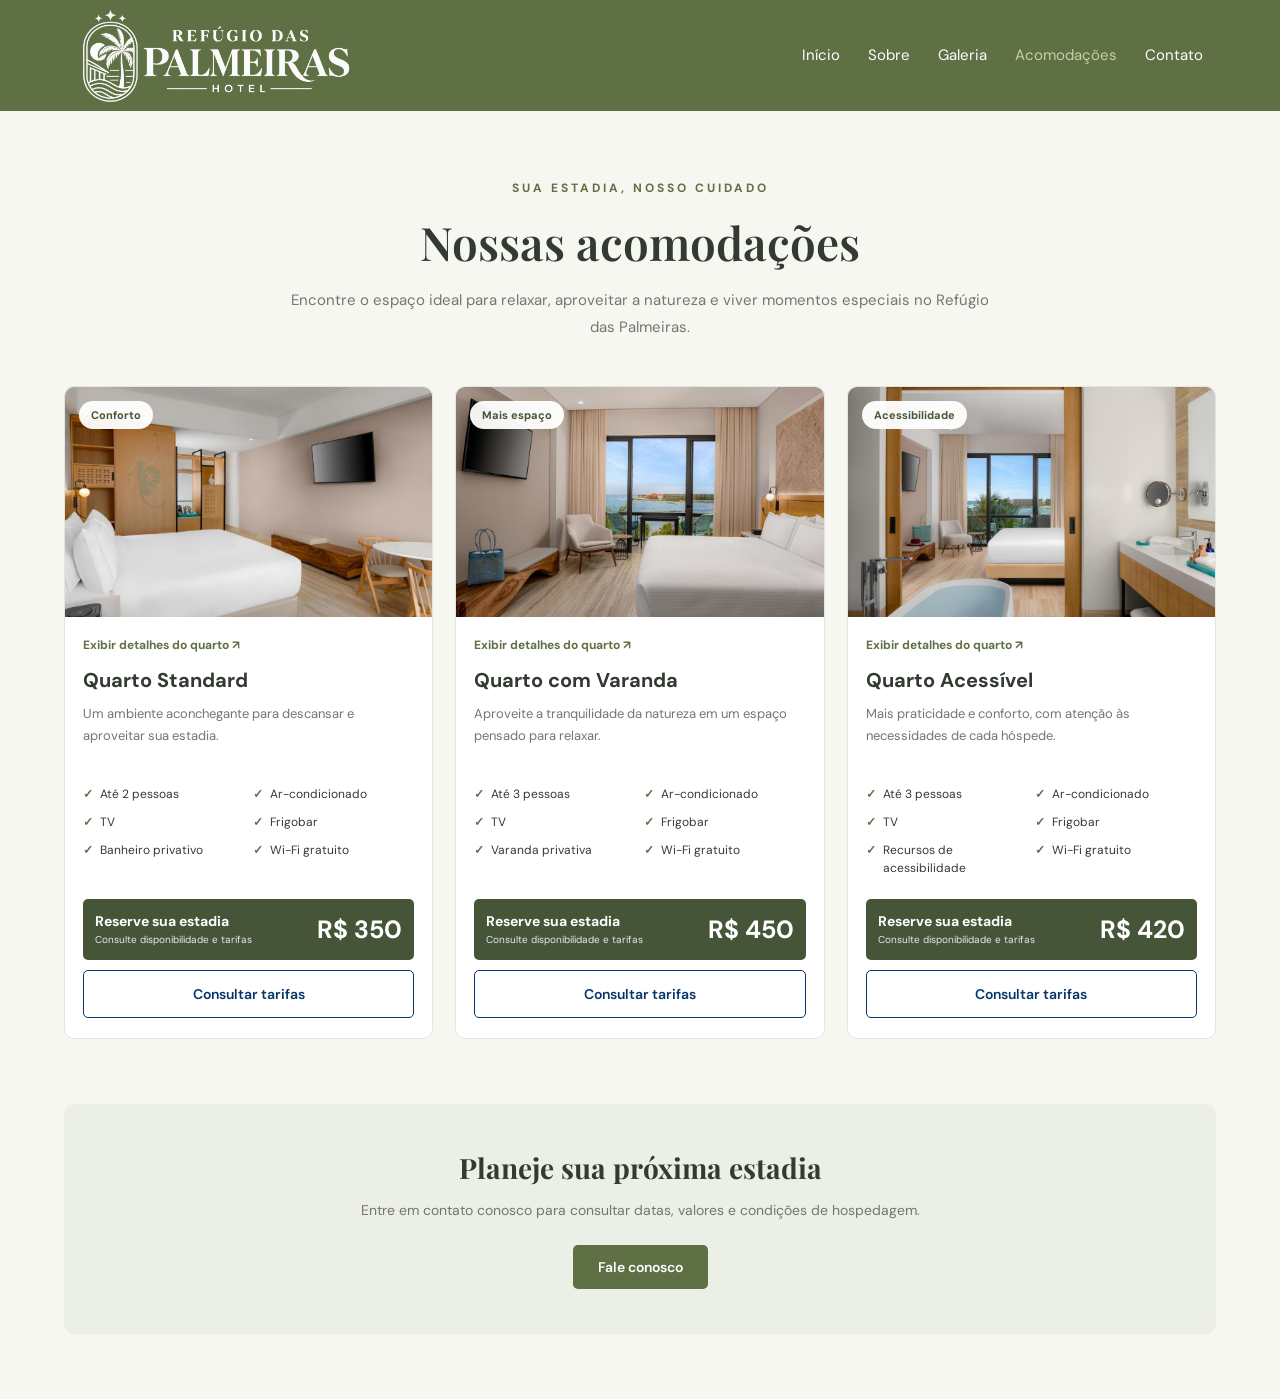
<file: acomodacoes.html>
<!DOCTYPE html>
<html lang="pt-BR">
<head>
    <meta charset="UTF-8">
    <meta name="viewport" content="width=device-width, initial-scale=1.0">

    <title>Acomodações | Refúgio das Palmeiras</title>

    <link rel="stylesheet" href="CSS/acomodacoes.css">
</head>
<body>
    <header>

        <div class="logo">
            <img src="img/logo.png" alt="Refúgio das Palmeiras">
        </div>

            <nav class="menu">
                <a href="index.html">Início</a>
                <a href="index.html#sobre">Sobre</a>
                <a href="galeria.html">Galeria</a>
                <a href="acomodacoes.html" class="ativo">Acomodações</a>
                <a href="index.html#contato">Contato</a>
            </nav>

       

    </header>

    <main class="acomodacoes">

        <section class="intro">
            <span class="subtitulo">SUA ESTADIA, NOSSO CUIDADO</span>
            <h1>Nossas acomodações</h1>
            <p>
                Encontre o espaço ideal para relaxar, aproveitar a natureza
                e viver momentos especiais no Refúgio das Palmeiras.
            </p>
        </section>

        <section class="lista-quartos">

            <!-- Quarto 1 -->
            <article class="quarto">
                <div class="imagem-quarto">
                    <img src="img/hotel13.jpg"
                         alt="Quarto confortável com cama de casal">

                    <span class="etiqueta">Conforto</span>
                </div>

                <div class="conteudo-quarto">
                    <a href="#detalhes-standard" class="detalhes">
                        Exibir detalhes do quarto ↗
                    </a>

                    <h2>Quarto Standard</h2>

                    <p class="descricao">
                        Um ambiente aconchegante para descansar
                        e aproveitar sua estadia.
                    </p>

                    <ul class="comodidades">
                        <li>Até 2 pessoas</li>
                        <li>Ar-condicionado</li>
                        <li>TV</li>
                        <li>Frigobar</li>
                        <li>Banheiro privativo</li>
                        <li>Wi-Fi gratuito</li>
                    </ul>

                    <div class="reserva">
                        <div>
                            <h3>Reserve sua estadia</h3>
                            <p>Consulte disponibilidade e tarifas</p>
                        </div>
                        <span class="preco">R$ 350</span>
                    </div>

                    <a href="index.html#contato" class="botao-secundario">
                        Consultar tarifas
                    </a>
                </div>
            </article>

            <!-- Quarto 2 -->
            <article class="quarto">
                <div class="imagem-quarto">
                    <img src="img/hotel14.jpg"
                         alt="Acomodação com varanda e vista para a natureza">

                    <span class="etiqueta">Mais espaço</span>
                </div>

                <div class="conteudo-quarto">
                    <a href="#detalhes-varanda" class="detalhes">
                        Exibir detalhes do quarto ↗
                    </a>

                    <h2>Quarto com Varanda</h2>

                    <p class="descricao">
                        Aproveite a tranquilidade da natureza
                        em um espaço pensado para relaxar.
                    </p>

                    <ul class="comodidades">
                        <li>Até 3 pessoas</li>
                        <li>Ar-condicionado</li>
                        <li>TV</li>
                        <li>Frigobar</li>
                        <li>Varanda privativa</li>
                        <li>Wi-Fi gratuito</li>
                    </ul>

                    <div class="reserva">
                        <div>
                            <h3>Reserve sua estadia</h3>
                            <p>Consulte disponibilidade e tarifas</p>
                        </div>
                        <span class="preco">R$ 450</span>
                    </div>

                    <a href="index.html#contato" class="botao-secundario">
                        Consultar tarifas
                    </a>
                </div>
            </article>

            <!-- Quarto 3 -->
            <article class="quarto">
                <div class="imagem-quarto">
                    <img src="img/hotel15.jpg"
                         alt="Quarto amplo e acessível">

                    <span class="etiqueta">Acessibilidade</span>
                </div>

                <div class="conteudo-quarto">
                    <a href="#detalhes-acessivel" class="detalhes">
                        Exibir detalhes do quarto ↗
                    </a>

                    <h2>Quarto Acessível</h2>

                    <p class="descricao">
                        Mais praticidade e conforto, com atenção
                        às necessidades de cada hóspede.
                    </p>

                    <ul class="comodidades">
                        <li>Até 3 pessoas</li>
                        <li>Ar-condicionado</li>
                        <li>TV</li>
                        <li>Frigobar</li>
                        <li>Recursos de acessibilidade</li>
                        <li>Wi-Fi gratuito</li>
                    </ul>

                    <div class="reserva">
                        <div>
                            <h3>Reserve sua estadia</h3>
                            <p>Consulte disponibilidade e tarifas</p>
                        </div>
                        <span class="preco">R$ 420</span>
                    </div>

                    <a href="index.html#contato" class="botao-secundario">
                        Consultar tarifas
                    </a>
                </div>
            </article>

        </section>

        <section class="contato" id="contato">
            <h2>Planeje sua próxima estadia</h2>
            <p>
                Entre em contato conosco para consultar datas,
                valores e condições de hospedagem.
            </p>
            <a href="mailto:contato@exemplo.com" class="botao-principal">
                Fale conosco
            </a>
        </section>

    </main>

</body>
</html>

</body>
</html>
</file>
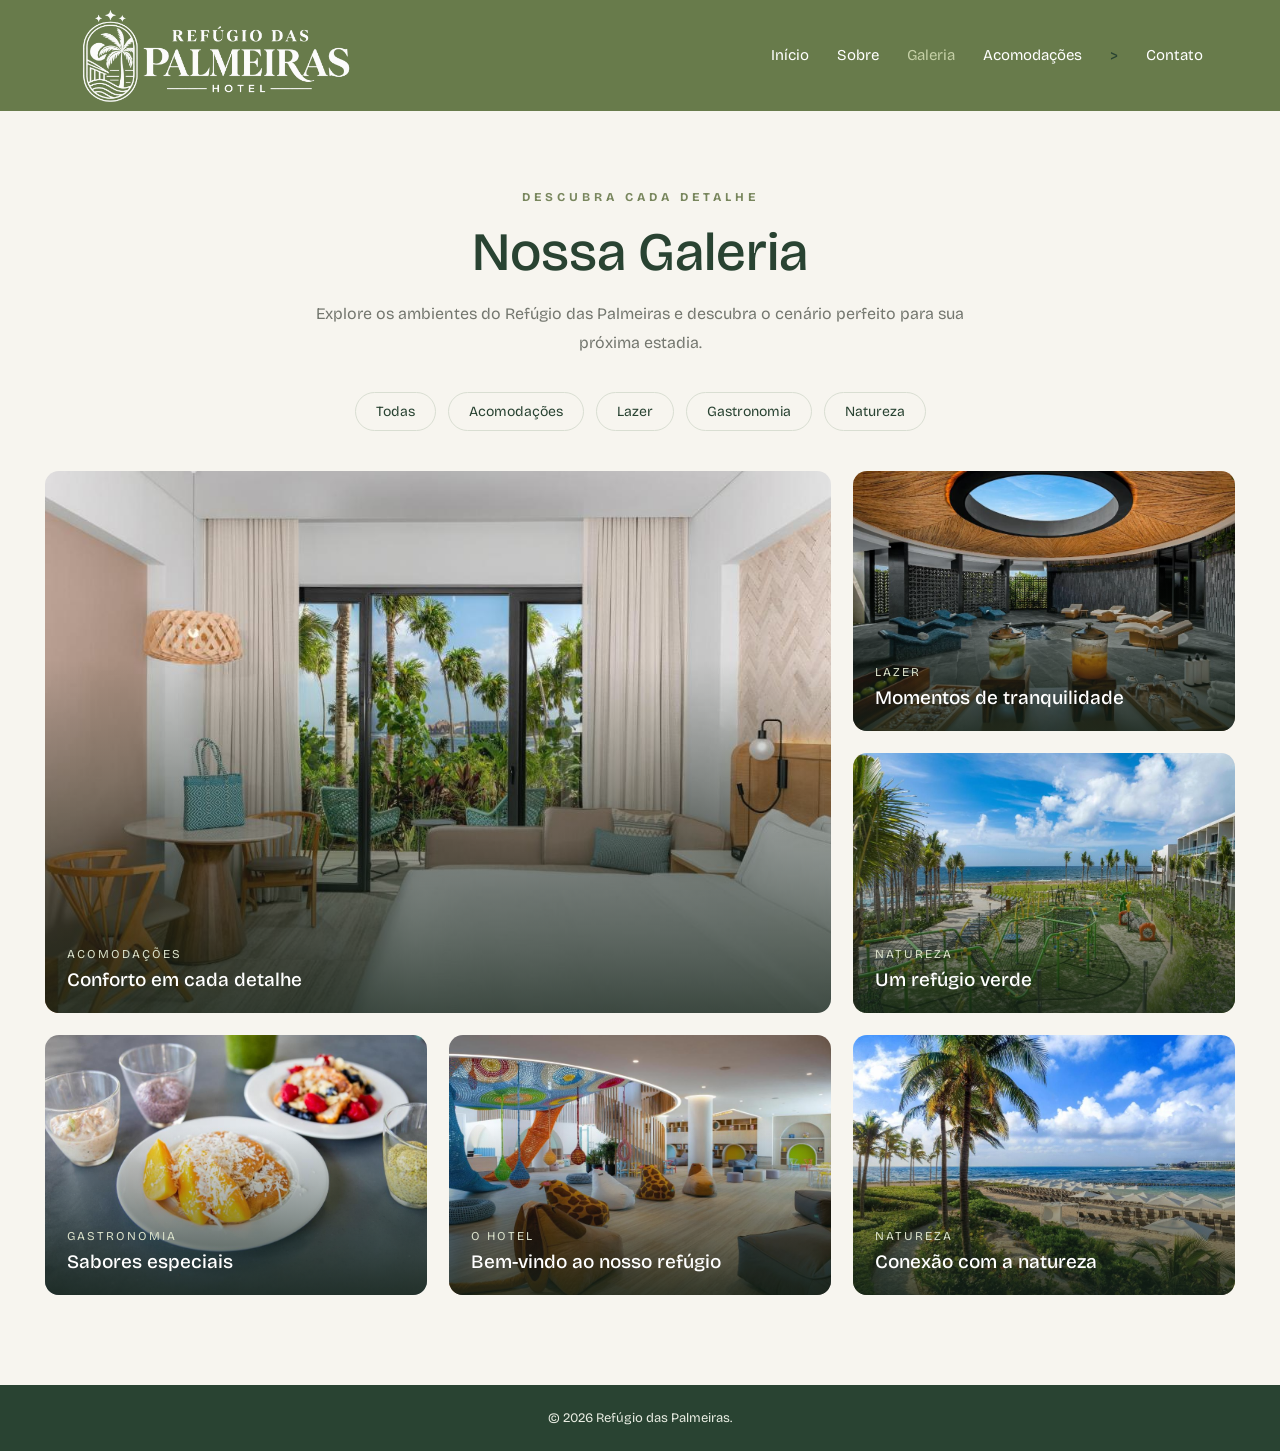
<file: galeria.html>
<!DOCTYPE html>
<html lang="pt-br">
<head>
    <meta charset="UTF-8">
    <meta name="viewport" content="width=device-width, initial-scale=1.0">
    <title>Galeria | Refúgio das Palmeiras</title>
    <link rel="stylesheet" href="CSS/galeria.css">
</head>
<body>

    <header class="header">

        <div class="logo">
            <img src="img/logo.png" alt="Refúgio das Palmeiras">
        </div>

        <nav class="menu">
            <a href="index.html">Início</a>
            <a href="index.html#sobre">Sobre</a>
            <a href="galeria.html" class="ativo">Galeria</a>
            <a href="acomodacoes.html">Acomodações</a>>
            <a href="index.html#contato">Contato</a>
        </nav>
    </header>

    <main>
        <section class="galeria">
            <div class="introducao">
                <span class="subtitulo">DESCUBRA CADA DETALHE</span>
                <h1>Nossa Galeria</h1>
                <p>
                    Explore os ambientes do Refúgio das Palmeiras
                    e descubra o cenário perfeito para sua próxima estadia.
                </p>
            </div>

            <div class="filtros">
                <a href="#todas">Todas</a>
                <a href="#acomodacoes">Acomodações</a>
                <a href="#lazer">Lazer</a>
                <a href="#gastronomia">Gastronomia</a>
                <a href="#natureza">Natureza</a>
            </div>

            <div class="grid-galeria" id="todas">

                <figure class="foto foto-destaque" id="acomodacoes">
                    <img src="img/hotel8.jpg" alt="Quarto do hotel">
                    <figcaption>
                        <span>Acomodações</span>
                        <h2>Conforto em cada detalhe</h2>
                    </figcaption>
                </figure>

                <figure class="foto" id="lazer">
                    <img src="img/hotel7.jpg" alt="Piscina do hotel">
                    <figcaption>
                        <span>Lazer</span>
                        <h2>Momentos de tranquilidade</h2>
                    </figcaption>
                </figure>

                <figure class="foto">
                    <img src="img/hotel9.jpg" alt="Jardim do hotel">
                    <figcaption>
                        <span>Natureza</span>
                        <h2>Um refúgio verde</h2>
                    </figcaption>
                </figure>

                <figure class="foto" id="gastronomia">
                    <img src="img/hotel10.jpg" alt="Restaurante do hotel">
                    <figcaption>
                        <span>Gastronomia</span>
                        <h2>Sabores especiais</h2>
                    </figcaption>
                </figure>

                <figure class="foto">
                    <img src="img/hotel12.jpg" alt="Fachada do hotel">
                    <figcaption>
                        <span>O hotel</span>
                        <h2>Bem-vindo ao nosso refúgio</h2>
                    </figcaption>
                </figure>

                <figure class="foto" id="natureza">
                    <img src="img/hotel11.jpg" alt="Área externa do hotel">
                    <figcaption>
                        <span>Natureza</span>
                        <h2>Conexão com a natureza</h2>
                    </figcaption>
                </figure>

            </div>
        </section>
    </main>

    <footer class="footer">
        <p>© 2026 Refúgio das Palmeiras.</p>
    </footer>

</body>
</html>
</file>
<file: CSS/acomodacoes.css>
@import url('https://fonts.googleapis.com/css2?family=DM+Sans:wght@400;500;600;700&family=Playfair+Display:wght@500;600;700&display=swap');

* {
    margin: 0;
    padding: 0;
    box-sizing: border-box;
}

:root {
    --verde: #5f7045;
    --verde-escuro: #465537;
    --azul: #073568;
    --texto: #333a32;
    --texto-suave: #73776f;
    --fundo: #f7f7f2;
    --borda: #e5e5df;
    --branco: #ffffff;
}

body {
    font-family: 'DM Sans', sans-serif;
    color: var(--texto);
    background: var(--fundo);
}

header {
    width: 100%;
    min-height: 85px;
    padding: 0 6%;
    display: flex;
    align-items: center;
    justify-content: space-between;
    gap: 30px;
    background-color: var(--verde);
}

.logo {
    display: flex;
    align-items: center;
    flex-shrink: 0;
}

.logo img {
    width: 280px;
    max-height: 350px;
    height: auto;
    object-fit: contain;
    display: block;
}

.menu {
    display: flex;
    align-items: center;
    gap: 28px;
}

.menu a {
    color: white;
    text-decoration: none;
    font-size: 15px;
    transition: color 0.3s;
}

.menu a:hover,
.menu a.ativo {
    color: #c5d0a6;
}

a {
    text-decoration: none;
}

.acomodacoes {
    width: 100%;
    max-width: 1400px;
    margin: 0 auto;
    padding: 65px 5%;
}

/* Introdução */

.intro {
    text-align: center;
    max-width: 700px;
    margin: 0 auto 45px;
}

.subtitulo {
    color: var(--verde);
    font-size: 12px;
    font-weight: 700;
    letter-spacing: 3px;
}

.intro h1 {
    font-family: 'Playfair Display', serif;
    font-size: clamp(32px, 4vw, 46px);
    font-weight: 600;
    margin: 14px 0;
}

.intro p {
    color: var(--texto-suave);
    font-size: 15px;
    line-height: 1.8;
}

/* Grade de acomodações */

.lista-quartos {
    display: grid;
    grid-template-columns: repeat(3, minmax(0, 1fr));
    gap: 22px;
    align-items: stretch;
}

/* Cartões */

.quarto {
    background: var(--branco);
    border: 1px solid var(--borda);
    border-radius: 10px;
    overflow: hidden;
    display: flex;
    flex-direction: column;
    transition: transform 0.3s ease,
                box-shadow 0.3s ease;
}

.quarto:hover {
    transform: translateY(-5px);
    box-shadow: 0 12px 28px rgba(0, 0, 0, 0.08);
}

/* Imagens */

.imagem-quarto {
    width: 100%;
    height: 230px;
    position: relative;
    overflow: hidden;
}

.imagem-quarto img {
    width: 100%;
    height: 100%;
    object-fit: cover;
    display: block;
    transition: transform 0.5s ease;
}

.quarto:hover .imagem-quarto img {
    transform: scale(1.04);
}

.etiqueta {
    position: absolute;
    top: 14px;
    left: 14px;
    background: rgba(255, 255, 255, 0.95);
    color: var(--verde-escuro);
    font-size: 11px;
    font-weight: 700;
    padding: 7px 12px;
    border-radius: 30px;
}

/* Conteúdo */

.conteudo-quarto {
    padding: 20px 18px;
    display: flex;
    flex-direction: column;
    flex: 1;
}

.detalhes {
    color: var(--verde);
    font-size: 12px;
    font-weight: 700;
    margin-bottom: 13px;
    align-self: flex-start;
}

.detalhes:hover {
    text-decoration: underline;
}

.conteudo-quarto h2 {
    font-size: 20px;
    line-height: 1.4;
    margin-bottom: 9px;
}

.descricao {
    color: var(--texto-suave);
    font-size: 13px;
    line-height: 1.7;
    min-height: 66px;
    margin-bottom: 16px;
}

/* Comodidades */

.comodidades {
    list-style: none;
    display: grid;
    grid-template-columns: repeat(2, minmax(0, 1fr));
    gap: 10px 8px;
    margin-bottom: 22px;
}

.comodidades li {
    font-size: 12px;
    line-height: 1.5;
    display: flex;
    align-items: flex-start;
    gap: 7px;
}

.comodidades li::before {
    content: "✓";
    color: var(--verde);
    font-weight: 700;
}

/* Faixa de reserva */

.reserva {
    background: var(--verde-escuro);
    color: var(--branco);
    border-radius: 5px;
    padding: 13px 12px;
    display: flex;
    align-items: center;
    justify-content: space-between;
    gap: 8px;
    margin-top: auto;
    margin-bottom: 10px;
}

.reserva h3 {
    font-size: 14px;
    margin-bottom: 3px;
}

.reserva p {
    font-size: 10px;
    line-height: 1.4;
    color: #e3eaf3;
}

.preco {
    font-size: 25px;
    font-weight: 700;
    white-space: nowrap;
}

/* Botão */

.botao-secundario {
    min-height: 48px;
    border: 1px solid var(--azul);
    border-radius: 5px;
    color: var(--azul);
    display: flex;
    justify-content: center;
    align-items: center;
    text-align: center;
    font-size: 14px;
    font-weight: 600;
    transition: background 0.3s ease,
                color 0.3s ease;
}

.botao-secundario:hover {
    background: var(--azul);
    color: var(--branco);
}

/* Seção de contato */

.contato {
    text-align: center;
    margin-top: 65px;
    padding: 45px 20px;
    background: #ecefe5;
    border-radius: 10px;
}

.contato h2 {
    font-family: 'Playfair Display', serif;
    font-size: 28px;
    margin-bottom: 12px;
}

.contato p {
    color: var(--texto-suave);
    font-size: 14px;
    line-height: 1.8;
    margin-bottom: 22px;
}

.botao-principal {
    display: inline-flex;
    align-items: center;
    justify-content: center;
    padding: 13px 25px;
    border-radius: 5px;
    background: var(--verde);
    color: var(--branco);
    font-size: 14px;
    font-weight: 600;
    transition: background 0.3s ease;
}

.botao-principal:hover {
    background: var(--verde-escuro);
}
</file>
<file: CSS/galeria.css>
@import url('https://fonts.googleapis.com/css2?family=Bricolage+Grotesque:opsz,wght@12..96,200..800&display=swap');

:root{
    --cor-principal:#687B4B;
    --cor-secundaria: #E5D4B5;
    
}
* {
    margin: 0;
    padding: 0;
    box-sizing: border-box;
}

html {
    scroll-behavior: smooth;
}

body {
    font-family: 'Bricolage Grotesque', sans-serif;
    background-color: #f7f5ef;
    color: #294332;
}

/* Cabeçalho */

.header {
    width: 100%;
    min-height: 85px;
    padding: 0 6%;
    display: flex;
    align-items: center;
    justify-content: space-between;
    gap: 30px;
    background-color: var(--cor-principal);
}

.logo {
    display: flex;
    align-items: center;
    flex-shrink: 0;
}

.logo img {
    width: 280px;
    max-height: 350px;
    height: auto;
    object-fit: contain;
    display: block;
}

.menu {
    display: flex;
    align-items: center;
    gap: 28px;
}

.menu a {
    color: white;
    text-decoration: none;
    font-size: 15px;
    transition: color 0.3s;
}

.menu a:hover,
.menu a.ativo {
    color: #c5d0a6;
}

/* Introdução */

.galeria {
    max-width: 1250px;
    margin: 0 auto;
    padding: 75px 30px 90px;
}

.introducao {
    max-width: 650px;
    margin: 0 auto 35px;
    text-align: center;
}

.subtitulo {
    color: #78865d;
    font-size: 12px;
    font-weight: 700;
    letter-spacing: 4px;
}

.introducao h1 {
    margin: 15px 0;
    font-size: clamp(36px, 5vw, 54px);
    font-weight: 500;
}

.introducao p {
    color: #74776f;
    font-size: 16px;
    line-height: 1.8;
}

/* Filtros */

.filtros {
    display: flex;
    justify-content: center;
    align-items: center;
    flex-wrap: wrap;
    gap: 12px;
    margin-bottom: 40px;
}

.filtros a {
    padding: 10px 20px;
    border: 1px solid #d9ded2;
    border-radius: 30px;
    color: #294332;
    text-decoration: none;
    font-size: 14px;
    transition: 0.3s;
}

.filtros a:hover {
    background-color: #687b50;
    border-color: #687b50;
    color: white;
}

/* Grade de fotos */

.grid-galeria {
    display: grid;
    grid-template-columns: repeat(3, minmax(0, 1fr));
    grid-auto-rows: 260px;
    gap: 22px;
}

.foto {
    position: relative;
    overflow: hidden;
    border-radius: 14px;
    background-color: #dfe3d8;
    isolation: isolate;
}

.foto-destaque {
    grid-column: span 2;
    grid-row: span 2;
}

.foto img {
    display: block;
    width: 100%;
    height: 100%;
    object-fit: cover;
    transition: transform 0.5s ease;
}

.foto::after {
    content: "";
    position: absolute;
    inset: 0;
    background: linear-gradient(
        to top,
        rgba(20, 35, 25, 0.8),
        transparent 65%
    );
    pointer-events: none;
}

.foto:hover img {
    transform: scale(1.06);
}

.foto figcaption {
    position: absolute;
    z-index: 1;
    left: 22px;
    right: 15px;
    bottom: 22px;
    color: white;
}

.foto figcaption span {
    display: block;
    margin-bottom: 7px;
    color: #d9e0c9;
    font-size: 12px;
    letter-spacing: 2px;
    text-transform: uppercase;
}

.foto figcaption h2 {
    font-size: 19px;
    font-weight: 500;
}

/* Rodapé */

.footer {
    padding: 25px 20px;
    background-color: #294332;
    color: #e9ede3;
    text-align: center;
    font-size: 13px;
}

/* Responsividade */

@media (max-width: 850px) {
    .header {
        padding: 20px 5%;
        flex-direction: column;
    }

    .menu {
        justify-content: center;
        flex-wrap: wrap;
        gap: 15px 20px;
    }

    .grid-galeria {
        grid-template-columns: repeat(2, minmax(0, 1fr));
        grid-auto-rows: 230px;
    }

    .foto-destaque {
        grid-column: span 2;
        grid-row: span 1;
    }
}

@media (max-width: 550px) {
    .galeria {
        padding: 50px 18px;
    }

    .grid-galeria {
        grid-template-columns: 1fr;
        grid-auto-rows: 260px;
    }

    .foto-destaque {
        grid-column: span 1;
    }

    .logo {
        font-size: 15px;
        letter-spacing: 2px;
    }
}
</file>
